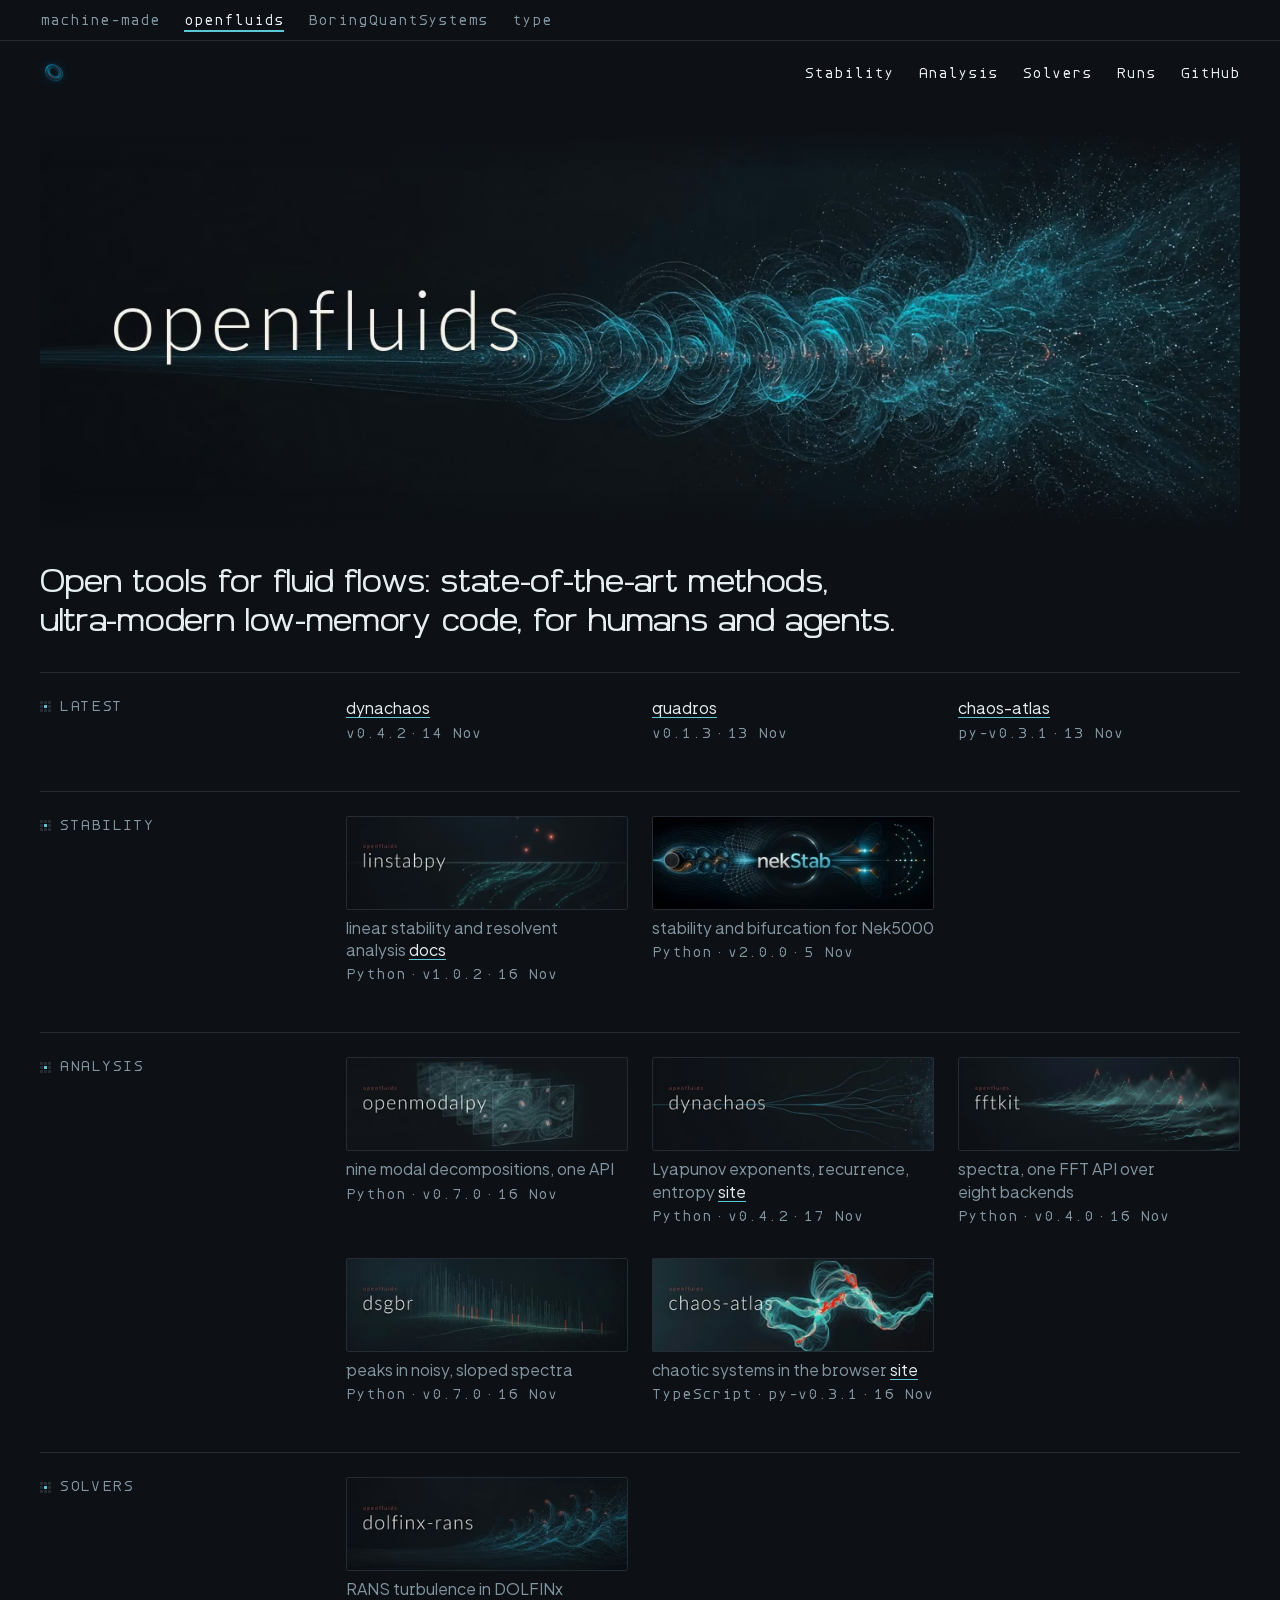
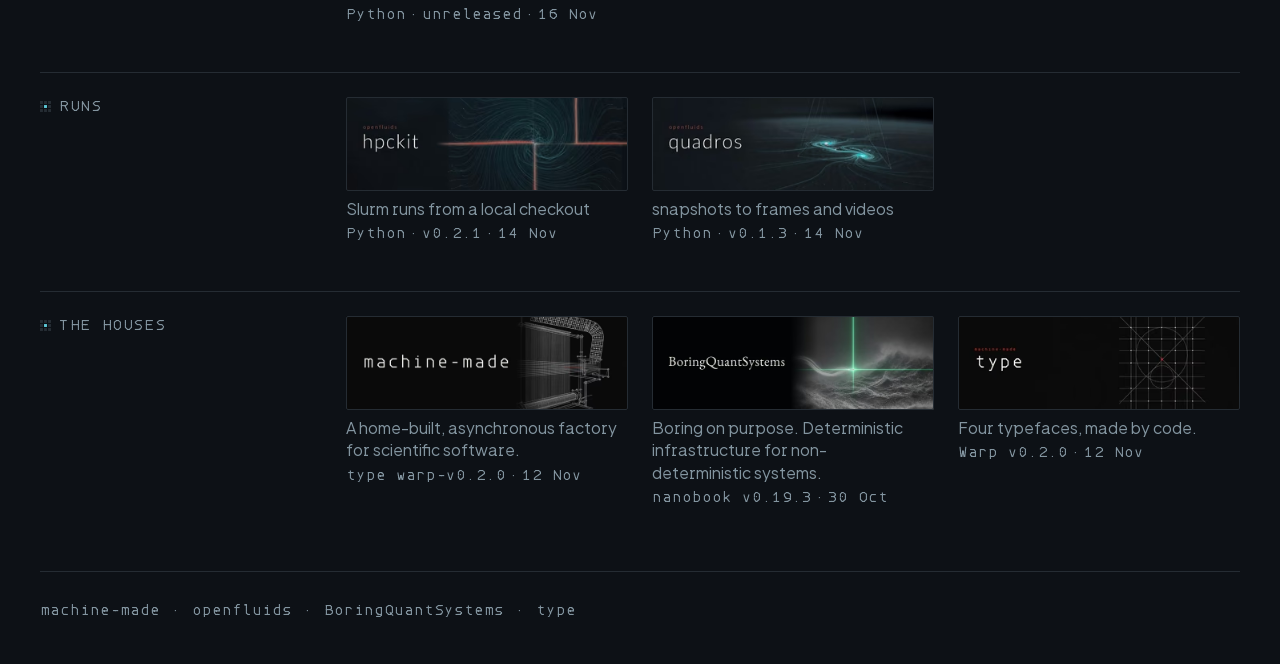
<file: docs/index.html>
<!doctype html>
<html lang="en"><head><meta charset="utf-8"><meta name="viewport" content="width=device-width, initial-scale=1, viewport-fit=cover"><title>openfluids</title><meta name="description" content="Open tools for fluid flows: state-of-the-art methods, ultra-modern low-memory code, for humans and agents."><meta name="color-scheme" content="dark"><meta name="theme-color" content="#0d1116"><link rel="icon" href="img/icon.png" type="image/png" sizes="64x64"><link rel="apple-touch-icon" href="img/touch.png"><meta property="og:type" content="website"><meta property="og:title" content="openfluids"><meta property="og:description" content="Open tools for fluid flows: state-of-the-art methods, ultra-modern low-memory code, for humans and agents."><meta property="og:url" content="https://openfluids.github.io/"><meta property="og:image" content="https://openfluids.github.io/og.jpg"><meta property="og:image:width" content="1200"><meta property="og:image:height" content="630"><meta property="og:image:alt" content="openfluids"><meta name="twitter:card" content="summary_large_image"><link rel="preload" href="fonts/heddle.woff2" as="font" type="font/woff2" crossorigin><link rel="preload" as="image" type="image/avif" fetchpriority="high" imagesizes="(min-width: 1264px) 1200px, calc(100vw - 32px)" imagesrcset="img/banner-openfluids-704.avif 704w, img/banner-openfluids-1408.avif 1408w"><style>@font-face{font-family:"mm Weft";src:url(fonts/weft.woff2) format("woff2");font-weight:100 900;font-style:normal;font-display:swap}@font-face{font-family:"mm Sans";src:url(fonts/sans.woff2) format("woff2");font-weight:200 800;font-style:normal;font-display:swap}@font-face{font-family:"mm Heddle";src:url(fonts/heddle.woff2) format("woff2");font-weight:100 900;font-stretch:70% 140%;font-style:normal;font-display:swap}
:root{--ground:#0d1116;--surface:#141a21;--line:#252c33;--text:#e6eef2;--muted:#8395a0;--accent:#5cc8d6}</style><style>:root {
  --step--1: 0.8rem;
  --step-0: 1rem;
  --step-1: 1.25rem;
  --step-2: 1.5625rem;
  --step-3: 1.953rem;
  --step-4: 2.441rem;
  --step-5: 3.052rem;
  --t-line: clamp(1.5625rem, 1.391rem + 0.702vw, 1.953rem);
  --t-display: clamp(1.953rem, 1.472rem + 1.975vw, 3.052rem);
  --sp-1: 4px; --sp-2: 8px; --sp-3: 12px; --sp-4: 16px; --sp-5: 24px; --sp-6: 32px; --sp-7: 48px; --sp-8: 64px; --sp-9: 96px;
  --side: var(--sp-4);
  --gutter: var(--sp-5);
  --max: 1200px;
  --bar1: 40px;
  --bar2: 64px;
  --b1h: 41px;
  --f-weft: "mm Weft", ui-monospace, monospace;
  --f-sans: "mm Sans", system-ui, sans-serif;
  --f-heddle: "mm Heddle", "mm Sans", system-ui, sans-serif;
  --f-warp: "mm Warp", serif;
  --ease: cubic-bezier(0.2, 0, 0, 1);
}
@media (min-width: 720px) { :root { --side: var(--sp-5); } }
@media (min-width: 1100px) { :root { --side: var(--sp-6); } }
*, *::before, *::after { box-sizing: border-box; }
html { color-scheme: dark; background: var(--ground); -webkit-text-size-adjust: 100%; text-size-adjust: 100%; -webkit-font-smoothing: antialiased; -moz-osx-font-smoothing: grayscale; scroll-padding-block-start: calc(var(--bar2) + var(--sp-4)); }
body { margin: 0; min-height: 100dvh; background: var(--ground); color: var(--text); font: 400 var(--step-0)/1.5 var(--f-sans); }
h1, h2, h3, p, ul, ol, figure { margin: 0; }
ul, ol { padding: 0; list-style: none; }
img { display: block; max-width: 100%; height: auto; }
a { color: inherit; text-decoration: none; }
:focus-visible { outline: 2px solid var(--accent); outline-offset: 3px; border-radius: 2px; }
.wrap { width: 100%; max-width: calc(var(--max) + 2 * var(--side)); margin-inline: auto; padding-left: max(var(--side), env(safe-area-inset-left)); padding-right: max(var(--side), env(safe-area-inset-right)); }
.vh { position: absolute; width: 1px; height: 1px; overflow: hidden; clip-path: inset(50%); white-space: nowrap; }
.skip { position: absolute; top: calc(-1 * var(--sp-8)); left: var(--sp-4); z-index: 10; padding: var(--sp-2) var(--sp-4); background: var(--text); color: var(--ground); font: 400 var(--step--1)/1 var(--f-weft); }
.skip:focus { top: var(--sp-2); }
.n { font-family: var(--f-weft); font-variant-numeric: tabular-nums; font-feature-settings: "ss01" 1; }
.b1 { border-bottom: 1px solid var(--line); }
.b1 ul { display: flex; align-items: center; gap: var(--sp-5); height: var(--bar1); font: 400 var(--step--1)/1 var(--f-weft); white-space: nowrap; overflow-x: auto; scrollbar-width: none; }
.b1 ul::-webkit-scrollbar { display: none; }
.b1 li { flex: none; height: 100%; }
.b1 a, .b1 span { display: inline-flex; align-items: center; height: 100%; color: var(--muted); }
@media (hover: hover) { .b1 a:hover { color: var(--text); } }
.b1 [aria-current] { color: var(--text); text-decoration: underline 2px var(--accent); text-underline-offset: 6px; }
.b2 { position: sticky; top: 0; z-index: 5; background: var(--ground); border-bottom: 1px solid transparent; }
@media (prefers-reduced-motion: no-preference) {
  @supports (animation-timeline: scroll()) {
    .b2 { animation: b2-line linear both; animation-timeline: scroll(root); animation-range: var(--b1h) calc(var(--b1h) + 1px); }
    @keyframes b2-line { to { border-bottom-color: var(--line); } }
  }
}
.b2 .wrap { display: flex; align-items: center; justify-content: space-between; gap: var(--sp-5); height: var(--bar2); }
.logo { display: inline-flex; align-items: center; gap: var(--sp-3); flex: none; color: var(--text); }
.logo img, .logo svg { width: 28px; height: 28px; border-radius: 4px; }
.logo svg { fill: currentColor; border-radius: 0; }
.logo .r { fill: var(--accent); }
.wm { font: 650 var(--step-2)/1 var(--f-heddle); letter-spacing: -0.01em; font-stretch: 100%; }
.secs { display: flex; align-items: center; gap: var(--sp-5); min-width: 0; font: 400 var(--step--1)/1 var(--f-weft); white-space: nowrap; overflow-x: auto; scrollbar-width: none; }
.secs::-webkit-scrollbar { display: none; }
.secs a { display: inline-flex; align-items: center; height: 44px; position: relative; flex: none; }
@media (hover: hover) { .secs a:hover { color: var(--muted); } }
.secs [aria-current]::after { content: ""; position: absolute; left: 0; right: 0; bottom: var(--sp-2); height: 2px; background: var(--accent); }
@media (max-width: 719px) {
  .b1 ul { flex-wrap: wrap; height: auto; column-gap: var(--sp-4); row-gap: 0; padding-block: var(--sp-1); overflow: visible; }
  .b1 li { height: 44px; }
  :root { --b1h: 97px; }
  .logo { min-height: 44px; }
  .secs { -webkit-mask-image: linear-gradient(90deg, #000 calc(100% - var(--sp-6)), transparent); mask-image: linear-gradient(90deg, #000 calc(100% - var(--sp-6)), transparent); padding-right: var(--sp-6); }
  .b2 .wrap { justify-content: flex-start; gap: var(--sp-4); }
  .secs { gap: var(--sp-4); }
}
.banner { margin-top: var(--sp-5); }
.banner img { width: 100%; aspect-ratio: 1408 / 469; object-fit: cover; -webkit-mask-image: linear-gradient(transparent, #000 10%, #000 90%, transparent); mask-image: linear-gradient(transparent, #000 10%, #000 90%, transparent); }
@media (max-width: 719px) { .banner img { aspect-ratio: 1240 / 469; } }
.line { margin-top: var(--sp-6); max-width: 28em; font-weight: 400; font-size: var(--t-line); line-height: 1.25; text-wrap: pretty; hyphens: none; }
@media (min-width: 720px) { .line { text-wrap: balance; } }
.line.weft { font-family: var(--f-weft); }
.line.heddle { font-family: var(--f-heddle); font-weight: 400; letter-spacing: -0.01em; }
.line.warp { font-family: var(--f-warp); letter-spacing: -0.01em; }
.nb { white-space: nowrap; }
.warp { font-variant-numeric: oldstyle-nums proportional-nums; }
.warp .sc { font-variant-caps: all-small-caps; letter-spacing: 0.04em; }
.fit1 { white-space: nowrap; }
@media (max-width: 519px) { .heddle.fit1, .wm { font-stretch: 80%; } }
.row { display: grid; grid-template-columns: repeat(12, minmax(0, 1fr)); column-gap: var(--gutter); margin-top: var(--sp-7); padding-top: var(--sp-5); border-top: 1px solid var(--line); }
.row.tight { margin-top: var(--sp-6); }
.row > * { grid-column: 4 / 13; min-width: 0; }
.row > .lbl { grid-column: 1 / 4; }
.lbl { display: flex; align-items: center; align-self: start; gap: var(--sp-2); min-height: 20px; font: 400 var(--step--1)/1.4 var(--f-weft); letter-spacing: 0.05em; text-transform: uppercase; color: var(--muted); }
.mk { flex: none; width: 11px; height: 11px; }
.mk .o { fill: var(--line); }
.mk .on { fill: var(--accent); }
@media (max-width: 859px) {
  .row > *, .row > .lbl { grid-column: 1 / -1; }
  .row > .lbl { margin-bottom: var(--sp-4); }
}
.grid { display: grid; grid-template-columns: repeat(3, minmax(0, 1fr)); gap: var(--sp-6) var(--gutter); }
.grid.g2 { grid-template-columns: repeat(2, minmax(0, 1fr)); }
@media (max-width: 999px) { .grid { grid-template-columns: repeat(2, minmax(0, 1fr)); } }
@media (min-width: 520px) { .grid.g3 { grid-template-columns: repeat(3, minmax(0, 1fr)); } }
@media (max-width: 519px) { .grid, .grid.g2 { grid-template-columns: minmax(0, 1fr); gap: var(--sp-5); } }
.plate { display: grid; align-content: start; min-width: 0; }
.pic { display: block; border-radius: 2px; }
.pic img, .tile { width: 100%; aspect-ratio: 3 / 1; object-fit: cover; border-radius: 2px; outline: 1px solid var(--line); outline-offset: -1px; }
.ds { margin-top: var(--sp-2); font: 400 var(--step-0)/1.4 var(--f-sans); color: var(--muted); text-wrap: pretty; }
.facts { margin-top: var(--sp-1); font: 400 var(--step--1)/1.4 var(--f-weft); color: var(--muted); font-variant-numeric: tabular-nums; font-feature-settings: "ss01" 1; font-variation-settings: "FRAG" 0; }
.facts { overflow: hidden; }
.facts > span { display: inline-flex; flex-wrap: wrap; margin-left: calc(-1 * var(--sp-4)); }
.facts > span > span { white-space: nowrap; }
.facts > span > span::before { content: "\00b7"; display: inline-block; width: var(--sp-4); text-align: center; }
a.u, .ds a { color: var(--text); text-decoration: underline 1px var(--accent); text-underline-offset: 0.2em; text-decoration-thickness: from-font; }
.ds a { display: inline-block; padding-block: var(--sp-3); margin-block: calc(-1 * var(--sp-3)); }
@media (hover: hover) {
  .plate:hover .pic img, .plate:hover .tile { filter: brightness(1.02); }
  .plate:hover .facts { font-variation-settings: "FRAG" 40; }
}
.plate:focus-within .facts { font-variation-settings: "FRAG" 40; }
@media (prefers-reduced-motion: no-preference) {
  .pic img, .tile { transition: filter 240ms var(--ease); }
  .facts { transition: font-variation-settings 240ms var(--ease); }
}
@media (prefers-reduced-motion: reduce) { .plate:focus-within .facts { font-variation-settings: "FRAG" 0; } }
@media (hover: hover) and (prefers-reduced-motion: reduce) { .plate:hover .facts { font-variation-settings: "FRAG" 0; } }
.latest { display: grid; grid-template-columns: repeat(3, minmax(0, 1fr)); gap: var(--sp-4) var(--gutter); }
.latest.n4 { grid-template-columns: repeat(4, minmax(0, 1fr)); }
.latest.n1 { grid-template-columns: minmax(0, 1fr); }
.latest.n2 { grid-template-columns: repeat(3, minmax(0, 1fr)); }
.latest.n1 li { grid-template-columns: auto auto; justify-content: start; align-items: baseline; gap: var(--sp-4); }
.latest li { display: grid; gap: var(--sp-1); min-width: 0; }
.latest a { justify-self: start; color: var(--text); text-decoration: underline 1px var(--accent); text-underline-offset: 0.2em; text-decoration-thickness: from-font; }
.latest .facts { margin-top: 0; }
@media (max-width: 859px) { .latest.n4 { grid-template-columns: repeat(2, minmax(0, 1fr)); } }
@media (max-width: 519px) {
  .latest, .latest.n1, .latest.n2, .latest.n4 { grid-template-columns: minmax(0, 1fr); gap: 0; border-top: 1px solid var(--line); }
  .latest li, .latest.n1 li { grid-template-columns: minmax(0, 1fr) auto; align-items: baseline; gap: var(--sp-4); padding-block: var(--sp-3); border-bottom: 1px solid var(--line); }
  .latest a { padding-block: var(--sp-3); margin-block: calc(-1 * var(--sp-3)); }
}
footer { margin-top: var(--sp-8); padding-bottom: max(var(--sp-6), env(safe-area-inset-bottom)); }
footer .fl { padding-top: var(--sp-4); border-top: 1px solid var(--line); overflow: hidden; }
footer ul { display: flex; flex-wrap: wrap; align-items: center; margin-left: calc(-1 * var(--sp-6)); font: 400 var(--step--1)/1 var(--f-weft); color: var(--muted); }
footer li { display: inline-flex; align-items: center; }
footer li::before { content: "\00b7"; width: var(--sp-6); text-align: center; }
footer a { display: inline-flex; align-items: center; min-height: 44px; }
@media (hover: hover) { footer a:hover { color: var(--text); } }
.tester { display: grid; gap: 0; }
.trow { display: grid; grid-template-columns: repeat(12, minmax(0, 1fr)); column-gap: var(--gutter); padding-block: var(--sp-4); border-bottom: 1px solid var(--line); }
.trow:first-child { padding-top: 0; }
.tmeta { grid-column: 1 / 4; display: grid; align-content: start; gap: var(--sp-2); font: 400 var(--step--1)/1.4 var(--f-weft); color: var(--muted); }
.tmeta b { font-weight: 400; color: var(--text); }
.tline { grid-column: 4 / 13; min-width: 0; font-size: var(--t-display); line-height: 1.1; overflow-wrap: break-word; outline-offset: var(--sp-1); caret-color: var(--text); }
.tline.weft { font-family: var(--f-weft); }
.tline.sans { font-family: var(--f-sans); letter-spacing: -0.01em; }
.tline.heddle { font-family: var(--f-heddle); letter-spacing: -0.01em; }
.tline.warp { font-family: var(--f-warp); }
.full .tline.weft { font-family: "mm Weft Full", var(--f-weft); }
.full .tline.sans { font-family: "mm Sans Full", var(--f-sans); }
.full .tline.heddle { font-family: "mm Heddle Full", var(--f-heddle); }
.full .tline.warp { font-family: "mm Warp Full", var(--f-warp); }
.tin { display: none; width: 100%; padding: var(--sp-3) var(--sp-4); border: 1px solid var(--line); border-radius: 2px; background: var(--surface); color: var(--text); font: 400 var(--step-0)/1.5 var(--f-sans); }
.tin::placeholder { color: var(--muted); }
.js .tin { display: block; }
.tester { grid-column: 1 / 13; margin-top: var(--sp-5); }
.ctl { display: none; grid-template-columns: minmax(0, 1fr) 3.5em; align-items: center; gap: var(--sp-2); }
.js .ctl { display: grid; }
.ctl span { grid-column: 1 / -1; }
.ctl input { width: 100%; margin: 0; accent-color: var(--text); }
.ctl output { text-align: end; color: var(--text); }
@media (max-width: 859px) {
  .tmeta, .tline { grid-column: 1 / -1; }
  .tmeta { grid-template-columns: repeat(auto-fill, minmax(140px, 1fr)); margin-bottom: var(--sp-3); }
  .tmeta b { grid-column: 1 / -1; }
}
.tile { display: grid; align-items: center; justify-items: start; padding-inline: var(--sp-5); background: var(--surface); color: var(--text); overflow: hidden; white-space: nowrap; font-size: var(--step-4); line-height: 1; }
.tile.weft { font-family: var(--f-weft); font-feature-settings: "ss01" 1; }
.tile.sans { font-family: var(--f-sans); font-weight: 500; letter-spacing: -0.02em; }
.tile.heddle { font-family: var(--f-heddle); font-weight: 700; }
.tile.warp { font-family: var(--f-warp); }
@media (max-width: 389px) { .tile { font-size: var(--step-3); } .heddle.fit1 { font-stretch: 70%; } }
.table { border-top: 1px solid var(--line); }
.table li { display: grid; grid-template-columns: 120px minmax(0, 1fr); gap: var(--sp-4); padding-block: var(--sp-3); border-bottom: 1px solid var(--line); }
.table .k { font: 400 var(--step--1)/1.9 var(--f-weft); color: var(--muted); }
.table p { max-width: 66ch; }
.more { margin-top: var(--sp-5); }
@media (max-width: 519px) { .table li { grid-template-columns: minmax(0, 1fr); gap: 0; } }
.nf { min-height: 50dvh; }
.nf p + p { margin-top: var(--sp-4); }
</style></head>
<body><a class="skip" href="#main">Skip to content</a><nav class="b1" aria-label="Sites"><ul class="wrap"><li><a href="https://machine-made.github.io/">machine-made</a></li><li><span aria-current="page">openfluids</span></li><li><a href="https://boringquantsystems.github.io/">BoringQuantSystems</a></li><li><a href="https://machine-made.github.io/type/">type</a></li></ul></nav><header class="b2"><div class="wrap"><a class="logo" href="./" aria-label="openfluids home"><img src="img/avatar.png" width="28" height="28" alt=""></a><nav class="secs" aria-label="Sections"><a href="#g-stability">Stability</a><a href="#g-analysis">Analysis</a><a href="#g-solvers">Solvers</a><a href="#g-runs">Runs</a><a href="https://github.com/openfluids">GitHub</a></nav></div></header><main id="main" class="wrap"><h1 class="banner"><picture><source type="image/avif" srcset="img/banner-openfluids-704.avif 704w, img/banner-openfluids-1408.avif 1408w" sizes="(min-width: 1264px) 1200px, calc(100vw - 32px)"><img src="img/banner-openfluids-1408.jpg" srcset="img/banner-openfluids-704.jpg 704w, img/banner-openfluids-1408.jpg 1408w" sizes="(min-width: 1264px) 1200px, calc(100vw - 32px)" width="1408" height="469" alt="openfluids" decoding="async" fetchpriority="high"></picture></h1><p class="line heddle">Open tools for fluid flows: <span class="nb">state-of-the-art</span> methods, <span class="nb">ultra-modern</span> <span class="nb">low-memory</span> code, for humans and agents.</p><section class="row tight" aria-labelledby="g-latest"><h2 class="lbl" id="g-latest"><svg class="mk" viewBox="0 0 30 30" aria-hidden="true" focusable="false"><rect class="o" x="0" y="0" width="8" height="8"/><rect class="o" x="11" y="0" width="8" height="8"/><rect class="o" x="22" y="0" width="8" height="8"/><rect class="o" x="0" y="11" width="8" height="8"/><rect class="on" x="11" y="11" width="8" height="8"/><rect class="o" x="22" y="11" width="8" height="8"/><rect class="o" x="0" y="22" width="8" height="8"/><rect class="o" x="11" y="22" width="8" height="8"/><rect class="o" x="22" y="22" width="8" height="8"/></svg><span>Latest</span></h2><ol class="latest n3"><li><a href="https://github.com/openfluids/dynachaos/releases/tag/v0.4.2">dynachaos</a><p class="facts"><span><span>v0.4.2</span><span><time datetime="2026-11-14">14 Nov</time></span></span></p></li><li><a href="https://github.com/openfluids/quadros/releases/tag/v0.1.3">quadros</a><p class="facts"><span><span>v0.1.3</span><span><time datetime="2026-11-13">13 Nov</time></span></span></p></li><li><a href="https://github.com/openfluids/chaos-atlas/releases/tag/py-v0.3.1">chaos-atlas</a><p class="facts"><span><span>py-v0.3.1</span><span><time datetime="2026-11-13">13 Nov</time></span></span></p></li></ol></section><section class="row" aria-labelledby="g-stability"><h2 class="lbl" id="g-stability"><svg class="mk" viewBox="0 0 30 30" aria-hidden="true" focusable="false"><rect class="o" x="0" y="0" width="8" height="8"/><rect class="o" x="11" y="0" width="8" height="8"/><rect class="o" x="22" y="0" width="8" height="8"/><rect class="o" x="0" y="11" width="8" height="8"/><rect class="on" x="11" y="11" width="8" height="8"/><rect class="o" x="22" y="11" width="8" height="8"/><rect class="o" x="0" y="22" width="8" height="8"/><rect class="o" x="11" y="22" width="8" height="8"/><rect class="o" x="22" y="22" width="8" height="8"/></svg><span>Stability</span></h2><ul class="grid"><li class="plate"><a class="pic" href="https://github.com/openfluids/linstabpy" aria-label="linstabpy"><picture><source type="image/avif" srcset="img/linstabpy-352.avif 352w, img/linstabpy-704.avif 704w" sizes="(min-width: 1264px) 282px, (min-width: 1000px) 22vw, (min-width: 520px) 46vw, calc(100vw - 32px)"><img src="img/linstabpy-704.jpg" srcset="img/linstabpy-352.jpg 352w, img/linstabpy-704.jpg 704w" sizes="(min-width: 1264px) 282px, (min-width: 1000px) 22vw, (min-width: 520px) 46vw, calc(100vw - 32px)" width="704" height="235" alt="" loading="lazy" decoding="async"></picture></a><p class="ds">linear stability and resolvent analysis <a href="https://linstabpy.vercel.app/" aria-label="linstabpy docs">docs</a></p><p class="facts"><span><span>Python</span><span>v1.0.2</span><span><time datetime="2026-11-16">16 Nov</time></span></span></p></li><li class="plate"><a class="pic" href="https://github.com/nekStab/nekStab" aria-label="nekStab"><picture><source type="image/avif" srcset="img/nekStab-352.avif 352w, img/nekStab-704.avif 704w" sizes="(min-width: 1264px) 282px, (min-width: 1000px) 22vw, (min-width: 520px) 46vw, calc(100vw - 32px)"><img src="img/nekStab-704.jpg" srcset="img/nekStab-352.jpg 352w, img/nekStab-704.jpg 704w" sizes="(min-width: 1264px) 282px, (min-width: 1000px) 22vw, (min-width: 520px) 46vw, calc(100vw - 32px)" width="704" height="235" alt="" loading="lazy" decoding="async"></picture></a><p class="ds">stability and bifurcation for Nek5000</p><p class="facts"><span><span>Python</span><span>v2.0.0</span><span><time datetime="2026-11-05">5 Nov</time></span></span></p></li></ul></section><section class="row" aria-labelledby="g-analysis"><h2 class="lbl" id="g-analysis"><svg class="mk" viewBox="0 0 30 30" aria-hidden="true" focusable="false"><rect class="o" x="0" y="0" width="8" height="8"/><rect class="o" x="11" y="0" width="8" height="8"/><rect class="o" x="22" y="0" width="8" height="8"/><rect class="o" x="0" y="11" width="8" height="8"/><rect class="on" x="11" y="11" width="8" height="8"/><rect class="o" x="22" y="11" width="8" height="8"/><rect class="o" x="0" y="22" width="8" height="8"/><rect class="o" x="11" y="22" width="8" height="8"/><rect class="o" x="22" y="22" width="8" height="8"/></svg><span>Analysis</span></h2><ul class="grid"><li class="plate"><a class="pic" href="https://github.com/openfluids/openmodalpy" aria-label="openmodalpy"><picture><source type="image/avif" srcset="img/openmodalpy-352.avif 352w, img/openmodalpy-704.avif 704w" sizes="(min-width: 1264px) 282px, (min-width: 1000px) 22vw, (min-width: 520px) 46vw, calc(100vw - 32px)"><img src="img/openmodalpy-704.jpg" srcset="img/openmodalpy-352.jpg 352w, img/openmodalpy-704.jpg 704w" sizes="(min-width: 1264px) 282px, (min-width: 1000px) 22vw, (min-width: 520px) 46vw, calc(100vw - 32px)" width="704" height="235" alt="" loading="lazy" decoding="async"></picture></a><p class="ds">nine modal decompositions, one API</p><p class="facts"><span><span>Python</span><span>v0.7.0</span><span><time datetime="2026-11-16">16 Nov</time></span></span></p></li><li class="plate"><a class="pic" href="https://github.com/openfluids/dynachaos" aria-label="dynachaos"><picture><source type="image/avif" srcset="img/dynachaos-352.avif 352w, img/dynachaos-704.avif 704w" sizes="(min-width: 1264px) 282px, (min-width: 1000px) 22vw, (min-width: 520px) 46vw, calc(100vw - 32px)"><img src="img/dynachaos-704.jpg" srcset="img/dynachaos-352.jpg 352w, img/dynachaos-704.jpg 704w" sizes="(min-width: 1264px) 282px, (min-width: 1000px) 22vw, (min-width: 520px) 46vw, calc(100vw - 32px)" width="704" height="235" alt="" loading="lazy" decoding="async"></picture></a><p class="ds">Lyapunov exponents, recurrence, entropy <a href="https://openfluids.github.io/dynachaos/" aria-label="dynachaos site">site</a></p><p class="facts"><span><span>Python</span><span>v0.4.2</span><span><time datetime="2026-11-17">17 Nov</time></span></span></p></li><li class="plate"><a class="pic" href="https://github.com/openfluids/fftkit" aria-label="fftkit"><picture><source type="image/avif" srcset="img/fftkit-352.avif 352w, img/fftkit-704.avif 704w" sizes="(min-width: 1264px) 282px, (min-width: 1000px) 22vw, (min-width: 520px) 46vw, calc(100vw - 32px)"><img src="img/fftkit-704.jpg" srcset="img/fftkit-352.jpg 352w, img/fftkit-704.jpg 704w" sizes="(min-width: 1264px) 282px, (min-width: 1000px) 22vw, (min-width: 520px) 46vw, calc(100vw - 32px)" width="704" height="235" alt="" loading="lazy" decoding="async"></picture></a><p class="ds">spectra, one FFT API over eight backends</p><p class="facts"><span><span>Python</span><span>v0.4.0</span><span><time datetime="2026-11-16">16 Nov</time></span></span></p></li><li class="plate"><a class="pic" href="https://github.com/openfluids/dsgbr" aria-label="dsgbr"><picture><source type="image/avif" srcset="img/dsgbr-352.avif 352w, img/dsgbr-704.avif 704w" sizes="(min-width: 1264px) 282px, (min-width: 1000px) 22vw, (min-width: 520px) 46vw, calc(100vw - 32px)"><img src="img/dsgbr-704.jpg" srcset="img/dsgbr-352.jpg 352w, img/dsgbr-704.jpg 704w" sizes="(min-width: 1264px) 282px, (min-width: 1000px) 22vw, (min-width: 520px) 46vw, calc(100vw - 32px)" width="704" height="235" alt="" loading="lazy" decoding="async"></picture></a><p class="ds">peaks in noisy, sloped spectra</p><p class="facts"><span><span>Python</span><span>v0.7.0</span><span><time datetime="2026-11-16">16 Nov</time></span></span></p></li><li class="plate"><a class="pic" href="https://github.com/openfluids/chaos-atlas" aria-label="chaos-atlas"><picture><source type="image/avif" srcset="img/chaos-atlas-352.avif 352w, img/chaos-atlas-704.avif 704w" sizes="(min-width: 1264px) 282px, (min-width: 1000px) 22vw, (min-width: 520px) 46vw, calc(100vw - 32px)"><img src="img/chaos-atlas-704.jpg" srcset="img/chaos-atlas-352.jpg 352w, img/chaos-atlas-704.jpg 704w" sizes="(min-width: 1264px) 282px, (min-width: 1000px) 22vw, (min-width: 520px) 46vw, calc(100vw - 32px)" width="704" height="235" alt="" loading="lazy" decoding="async"></picture></a><p class="ds">chaotic systems in the browser <a href="https://openfluids.github.io/chaos-atlas/" aria-label="chaos-atlas site">site</a></p><p class="facts"><span><span>TypeScript</span><span>py-v0.3.1</span><span><time datetime="2026-11-16">16 Nov</time></span></span></p></li></ul></section><section class="row" aria-labelledby="g-solvers"><h2 class="lbl" id="g-solvers"><svg class="mk" viewBox="0 0 30 30" aria-hidden="true" focusable="false"><rect class="o" x="0" y="0" width="8" height="8"/><rect class="o" x="11" y="0" width="8" height="8"/><rect class="o" x="22" y="0" width="8" height="8"/><rect class="o" x="0" y="11" width="8" height="8"/><rect class="on" x="11" y="11" width="8" height="8"/><rect class="o" x="22" y="11" width="8" height="8"/><rect class="o" x="0" y="22" width="8" height="8"/><rect class="o" x="11" y="22" width="8" height="8"/><rect class="o" x="22" y="22" width="8" height="8"/></svg><span>Solvers</span></h2><ul class="grid"><li class="plate"><a class="pic" href="https://github.com/openfluids/dolfinx-rans" aria-label="dolfinx-rans"><picture><source type="image/avif" srcset="img/dolfinx-rans-352.avif 352w, img/dolfinx-rans-704.avif 704w" sizes="(min-width: 1264px) 282px, (min-width: 1000px) 22vw, (min-width: 520px) 46vw, calc(100vw - 32px)"><img src="img/dolfinx-rans-704.jpg" srcset="img/dolfinx-rans-352.jpg 352w, img/dolfinx-rans-704.jpg 704w" sizes="(min-width: 1264px) 282px, (min-width: 1000px) 22vw, (min-width: 520px) 46vw, calc(100vw - 32px)" width="704" height="235" alt="" loading="lazy" decoding="async"></picture></a><p class="ds">RANS turbulence in DOLFINx</p><p class="facts"><span><span>Python</span><span>unreleased</span><span><time datetime="2026-11-16">16 Nov</time></span></span></p></li></ul></section><section class="row" aria-labelledby="g-runs"><h2 class="lbl" id="g-runs"><svg class="mk" viewBox="0 0 30 30" aria-hidden="true" focusable="false"><rect class="o" x="0" y="0" width="8" height="8"/><rect class="o" x="11" y="0" width="8" height="8"/><rect class="o" x="22" y="0" width="8" height="8"/><rect class="o" x="0" y="11" width="8" height="8"/><rect class="on" x="11" y="11" width="8" height="8"/><rect class="o" x="22" y="11" width="8" height="8"/><rect class="o" x="0" y="22" width="8" height="8"/><rect class="o" x="11" y="22" width="8" height="8"/><rect class="o" x="22" y="22" width="8" height="8"/></svg><span>Runs</span></h2><ul class="grid"><li class="plate"><a class="pic" href="https://github.com/openfluids/hpckit" aria-label="hpckit"><picture><source type="image/avif" srcset="img/hpckit-352.avif 352w, img/hpckit-704.avif 704w" sizes="(min-width: 1264px) 282px, (min-width: 1000px) 22vw, (min-width: 520px) 46vw, calc(100vw - 32px)"><img src="img/hpckit-704.jpg" srcset="img/hpckit-352.jpg 352w, img/hpckit-704.jpg 704w" sizes="(min-width: 1264px) 282px, (min-width: 1000px) 22vw, (min-width: 520px) 46vw, calc(100vw - 32px)" width="704" height="235" alt="" loading="lazy" decoding="async"></picture></a><p class="ds">Slurm runs from a local checkout</p><p class="facts"><span><span>Python</span><span>v0.2.1</span><span><time datetime="2026-11-14">14 Nov</time></span></span></p></li><li class="plate"><a class="pic" href="https://github.com/openfluids/quadros" aria-label="quadros"><picture><source type="image/avif" srcset="img/quadros-352.avif 352w, img/quadros-704.avif 704w" sizes="(min-width: 1264px) 282px, (min-width: 1000px) 22vw, (min-width: 520px) 46vw, calc(100vw - 32px)"><img src="img/quadros-704.jpg" srcset="img/quadros-352.jpg 352w, img/quadros-704.jpg 704w" sizes="(min-width: 1264px) 282px, (min-width: 1000px) 22vw, (min-width: 520px) 46vw, calc(100vw - 32px)" width="704" height="235" alt="" loading="lazy" decoding="async"></picture></a><p class="ds">snapshots to frames and videos</p><p class="facts"><span><span>Python</span><span>v0.1.3</span><span><time datetime="2026-11-14">14 Nov</time></span></span></p></li></ul></section><section class="row" aria-labelledby="g-houses"><h2 class="lbl" id="g-houses"><svg class="mk" viewBox="0 0 30 30" aria-hidden="true" focusable="false"><rect class="o" x="0" y="0" width="8" height="8"/><rect class="o" x="11" y="0" width="8" height="8"/><rect class="o" x="22" y="0" width="8" height="8"/><rect class="o" x="0" y="11" width="8" height="8"/><rect class="on" x="11" y="11" width="8" height="8"/><rect class="o" x="22" y="11" width="8" height="8"/><rect class="o" x="0" y="22" width="8" height="8"/><rect class="o" x="11" y="22" width="8" height="8"/><rect class="o" x="22" y="22" width="8" height="8"/></svg><span>The houses</span></h2><ul class="grid g3"><li class="plate"><a class="pic" href="https://machine-made.github.io/" aria-label="machine-made"><picture><source type="image/avif" srcset="img/banner-machine-made-704.avif 704w, img/banner-machine-made-1408.avif 1408w" sizes="(min-width: 1264px) 282px, (min-width: 1000px) 22vw, (min-width: 520px) 46vw, calc(100vw - 32px)"><img src="img/banner-machine-made-1408.jpg" srcset="img/banner-machine-made-704.jpg 704w, img/banner-machine-made-1408.jpg 1408w" sizes="(min-width: 1264px) 282px, (min-width: 1000px) 22vw, (min-width: 520px) 46vw, calc(100vw - 32px)" width="1408" height="469" alt="" loading="lazy" decoding="async"></picture></a><p class="ds">A home-built, asynchronous factory for scientific software.</p><p class="facts"><span><span>type warp-v0.2.0</span><span><time datetime="2026-11-12">12 Nov</time></span></span></p></li><li class="plate"><a class="pic" href="https://boringquantsystems.github.io/" aria-label="BoringQuantSystems"><picture><source type="image/avif" srcset="img/banner-boringquantsystems-704.avif 704w, img/banner-boringquantsystems-1408.avif 1408w" sizes="(min-width: 1264px) 282px, (min-width: 1000px) 22vw, (min-width: 520px) 46vw, calc(100vw - 32px)"><img src="img/banner-boringquantsystems-1408.jpg" srcset="img/banner-boringquantsystems-704.jpg 704w, img/banner-boringquantsystems-1408.jpg 1408w" sizes="(min-width: 1264px) 282px, (min-width: 1000px) 22vw, (min-width: 520px) 46vw, calc(100vw - 32px)" width="1408" height="469" alt="" loading="lazy" decoding="async"></picture></a><p class="ds">Boring on purpose. Deterministic infrastructure for non-deterministic systems.</p><p class="facts"><span><span>nanobook v0.19.3</span><span><time datetime="2026-10-30">30 Oct</time></span></span></p></li><li class="plate"><a class="pic" href="https://machine-made.github.io/type/" aria-label="type"><picture><source type="image/avif" srcset="img/type-352.avif 352w, img/type-704.avif 704w" sizes="(min-width: 1264px) 282px, (min-width: 1000px) 22vw, (min-width: 520px) 46vw, calc(100vw - 32px)"><img src="img/type-704.jpg" srcset="img/type-352.jpg 352w, img/type-704.jpg 704w" sizes="(min-width: 1264px) 282px, (min-width: 1000px) 22vw, (min-width: 520px) 46vw, calc(100vw - 32px)" width="704" height="235" alt="" loading="lazy" decoding="async"></picture></a><p class="ds">Four typefaces, made by code.</p><p class="facts"><span><span>Warp v0.2.0</span><span><time datetime="2026-11-12">12 Nov</time></span></span></p></li></ul></section></main><footer class="wrap"><div class="fl"><ul><li><a href="https://machine-made.github.io/">machine-made</a></li><li><a href="https://openfluids.github.io/">openfluids</a></li><li><a href="https://boringquantsystems.github.io/">BoringQuantSystems</a></li><li><a href="https://machine-made.github.io/type/">type</a></li></ul></div></footer></body></html>
</file>
